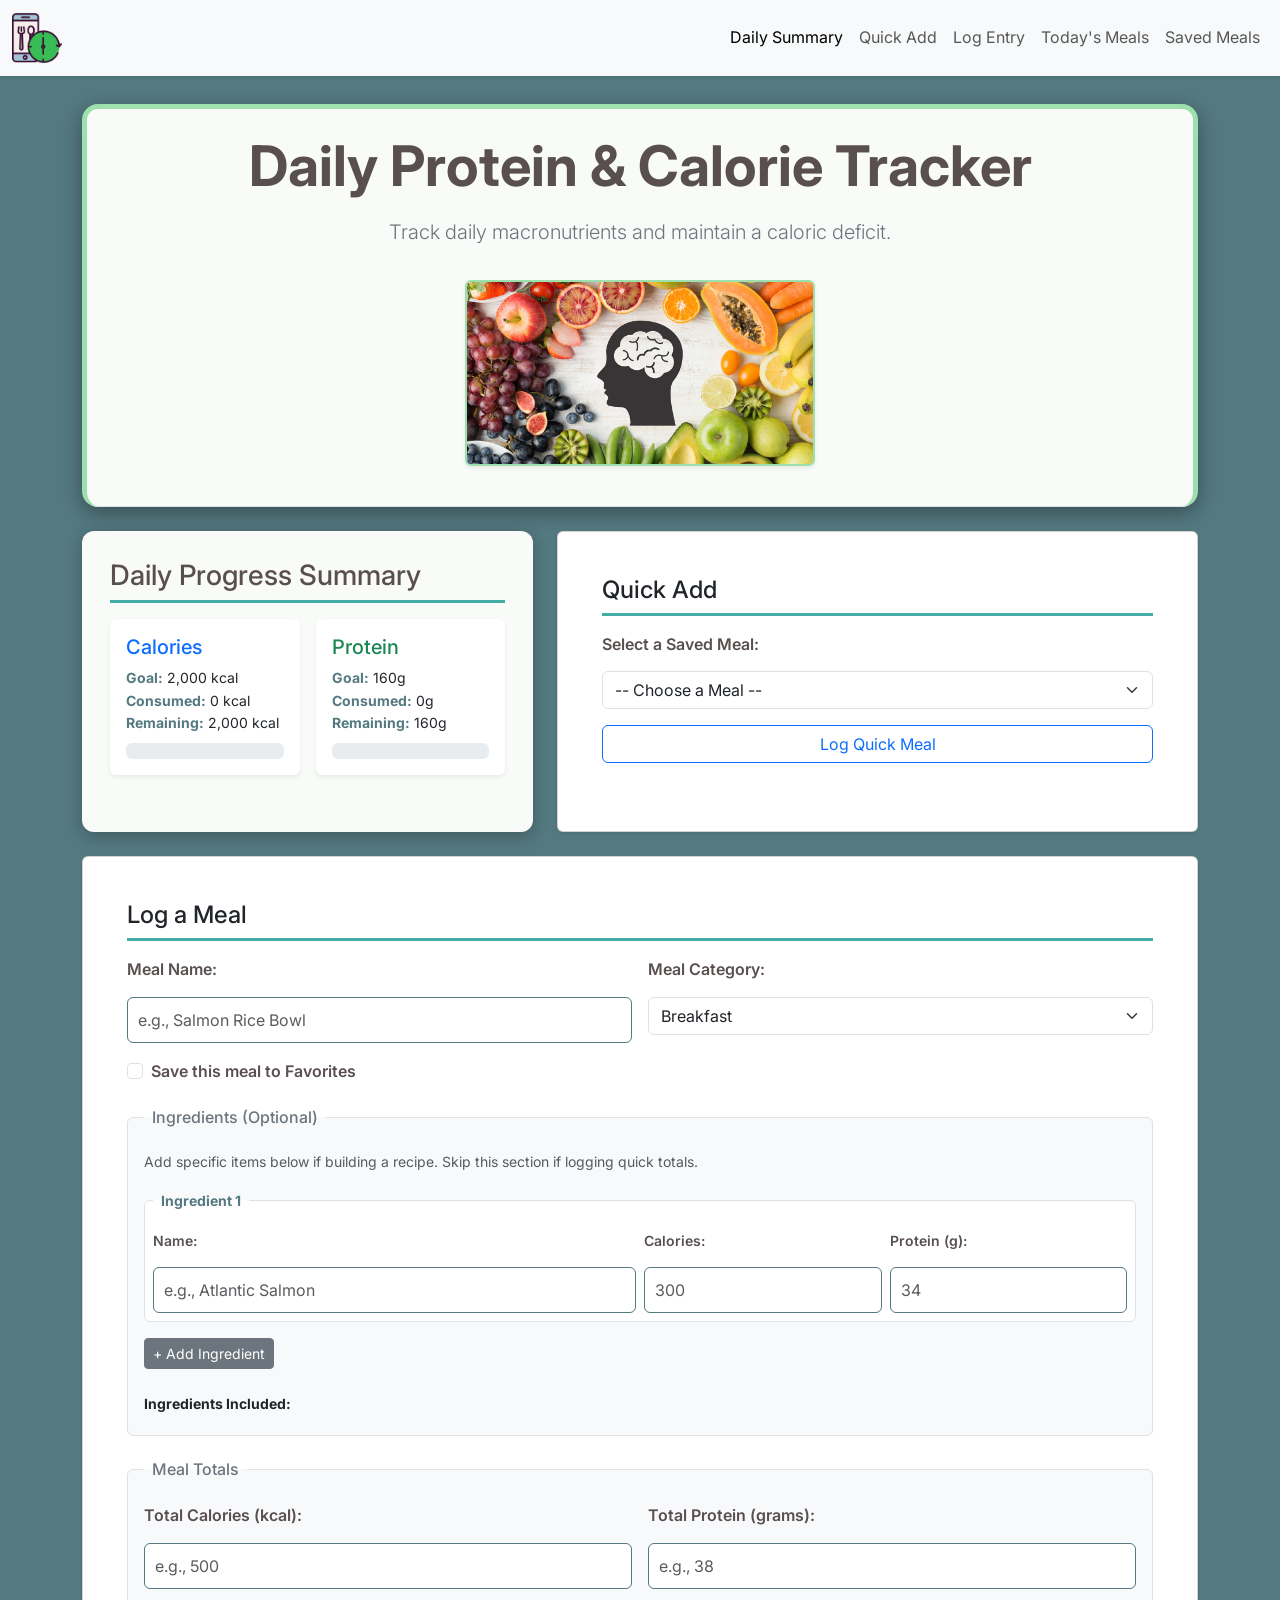
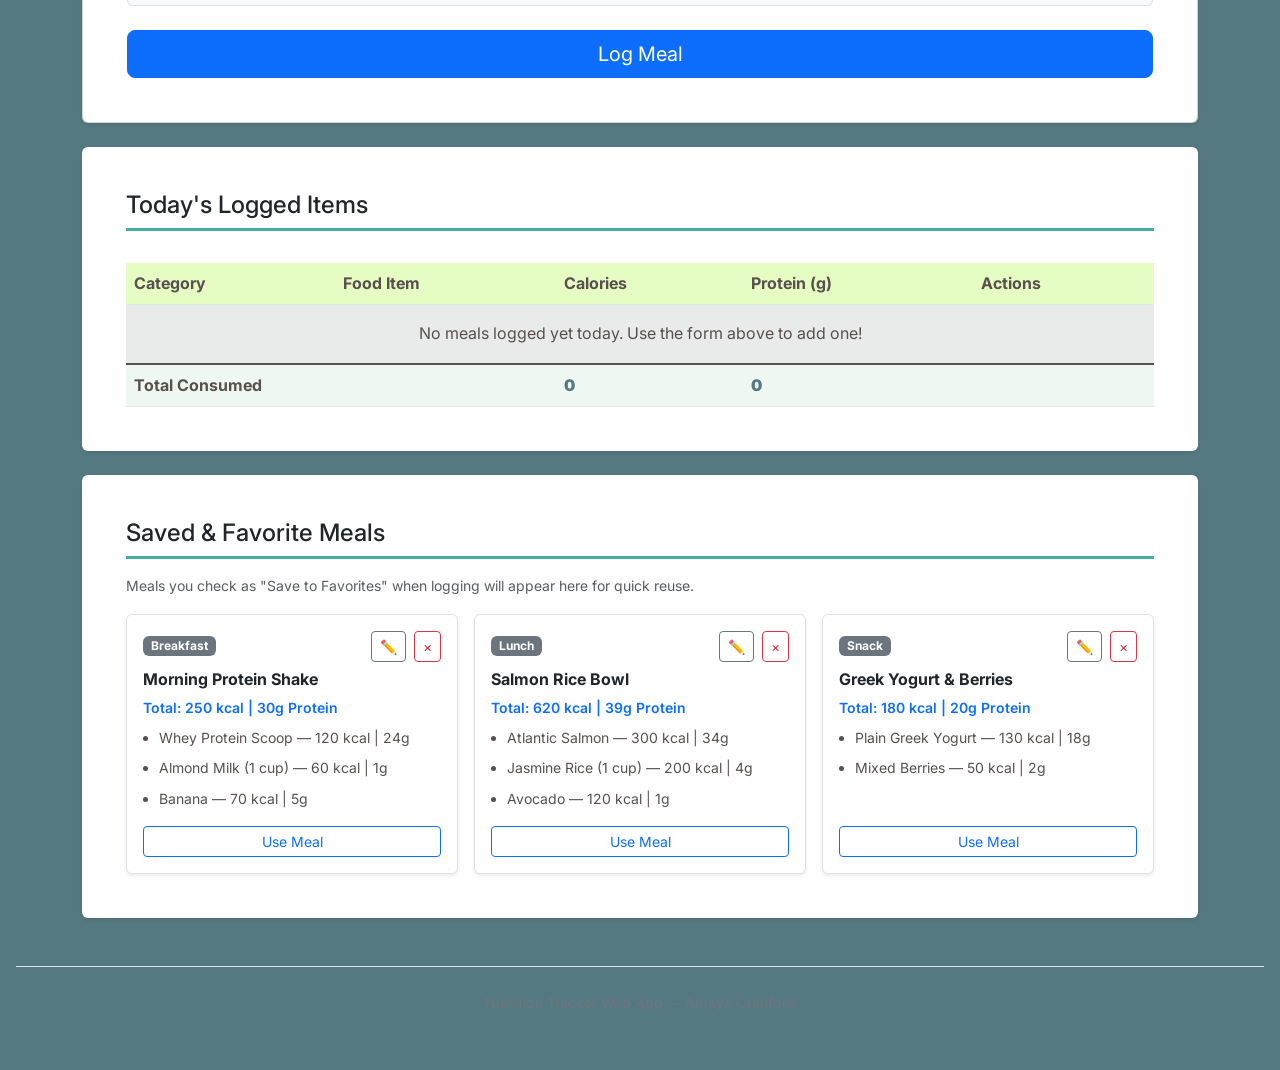
<file: index.html>
<!DOCTYPE html>
<html lang="en">
  <head>
    <meta charset="utf-8">
    <meta name="viewport" content="width=device-width, initial-scale=1">
    <meta name="description" content="A simple nutrition tracker to monitor daily protein and calorie intake.">
    <meta name="author" content="Amaya Cranford">
    <title>Nutrition Tracker</title>
    <!--
    AI Disclosure
    Tools: Gemini AI
    Purpose: Learned how to apply Bootstrap classes to my existing html tags. Helped me to find good bootstrap elements I should incorporate based on my original html.
    -->
    <!-- Bootstrap v5.3.8 -->
    <!-- LOAD BOOTSTRAP CSS - DO NOT DELETE -->
    <link href="https://cdn.jsdelivr.net/npm/bootstrap@5.3.8/dist/css/bootstrap.min.css" rel="stylesheet" integrity="sha384-sRIl4kxILFvY47J16cr9ZwB07vP4J8+LH7qKQnuqkuIAvNWLzeN8tE5YBujZqJLB" crossorigin="anonymous">
    <!-- END LOADING BOOTSTRAP CSS -->

    <!-- Custom styles - add your own CSS to this stylesheet -->
    <link href="styles/style.css" rel="stylesheet">
  </head>
  <body>

    <!-- NAVBAR -->
    <nav class="navbar navbar-expand-lg bg-body-tertiary mb-4 shadow-sm fixed-top">
      <div class="container-fluid">
        <a class="navbar-brand" href="#">
          <img src="images/LOGO.png" alt="Icon of phone with fork, spoon, and watch face" width="50" height="50">
        </a>
        <button class="navbar-toggler" type="button" data-bs-toggle="collapse" data-bs-target="#navbarNavAltMarkup" aria-controls="navbarNavAltMarkup" aria-expanded="false" aria-label="Toggle navigation">
          <span class="navbar-toggler-icon"></span>
        </button>
        <div class="collapse navbar-collapse justify-content-end" id="navbarNavAltMarkup">
          <div class="navbar-nav">
            <a class="nav-link active" aria-current="page" href="#summary">Daily Summary</a>
            <a class="nav-link" href="#quick-add-section">Quick Add</a>
            <a class="nav-link" href="#log-form">Log Entry</a>
            <a class="nav-link" href="#entries">Today's Meals</a>
            <a class="nav-link" href="#saved-meals-section">Saved Meals</a>
          </div>
        </div>
      </div>
    </nav>

    <!-- MAIN CONTAINER -->
    <main class="container my-4">

      <!-- HEADER -->
      <header class="text-center py-4 mb-4 border-bottom">
        <div class="container">
            <h1 class="display-4 fw-bold mb-3">Daily Protein &amp; Calorie Tracker</h1>
            <p class="lead text-secondary mb-4 d-none d-md-block">Track daily macronutrients and maintain a caloric deficit.</p>

            <div class="mb-3">
                <img src="images/nutrition.png" alt="Human head silhouette with brain cutout surrounded by various fruits and vegetables." class="img-fluid rounded shadow-sm" style="max-width: 350px;">
            </div>
        </div>
      </header>

      <div class="row g-4 mb-4">

        <div class="col-lg-5">
          <section id="summary" class="h-100">
            <h2 class="h3 mb-3">Daily Progress Summary</h2>
            <div class="row g-3">

              <!-- Calorie Tracker Card -->
              <div class="col-sm-6">
                <div class="card shadow-sm border-0 h-100">
                  <div class="card-body">
                    <h3 class="card-title h5 text-primary">Calories</h3>
                    <p class="mb-2 small"><strong>Goal:</strong> 2,000 kcal<br><strong>Consumed:</strong> <span id="calories-consumed">0</span> kcal<br><strong>Remaining:</strong> <span id="calories-remaining">550</span> kcal</p>

                    <!-- Progress Bar Component -->
                    <div class="progress" role="progressbar" aria-label="Calorie Progress" aria-valuenow="72.5" aria-valuemin="0" aria-valuemax="100">
                      <div class="progress-bar bg-primary" style="width: 72.5%">72.5%</div>
                    </div>
                  </div>
                </div>
              </div>

              <!-- Protein Tracker Card -->
              <div class="col-sm-6">
                <div class="card shadow-sm border-0 h-100">
                  <div class="card-body">
                    <h3 class="card-title h5 text-success">Protein</h3>
                    <p class="mb-2 small"><strong>Goal:</strong> 160g<br><strong>Consumed:</strong> <span id="protein-consumed">0</span>g<br><strong>Remaining:</strong> <span id="protein-remaining">40</span>g</p>

                    <!-- Progress Bar Component -->
                    <div class="progress" role="progressbar" aria-label="Protein Progress" aria-valuenow="75" aria-valuemin="0" aria-valuemax="100">
                      <div class="progress-bar bg-success" style="width: 0%">0%</div>
                    </div>
                  </div>
                </div>
              </div>

            </div>
          </section>
        </div>

        <!-- RIGHT COLUMN: QUICK ADD -->
        <div class="col-lg-7">
          <section id="quick-add-section" class="card shadow-sm h-100 d-flex flex-column justify-content-center">
            <div class="card-body">
              <h2 class="card-title h4 mb-3">Quick Add</h2>
              <form id="quick-add-form" action="#" method="post">
                <div class="mb-3">
                  <label for="quick-add" class="form-label">Select a Saved Meal:</label>
                  <select id="quick-add" name="quick_add" class="form-select">
                    <option value="">-- Choose a Meal --</option>
                    <option value="shake">Morning Protein Shake (250 kcal | 30g Protein)</option>
                    <option value="salmon-bowl">Salmon Rice Bowl (620 kcal | 39g Protein)</option>
                    <option value="yogurt">Greek Yogurt &amp; Berries (180 kcal | 20g Protein)</option>
                  </select>
                </div>
                <button type="submit" class="btn btn-outline-primary w-100">Log Quick Meal</button>
              </form>
            </div>
          </section>
        </div>

      </div> <!-- END TOP ROW -->

      <!-- LOG A MEAL FORM (FULL WIDTH BELOW TOP ROW) -->
      <section id="log-form" class="card shadow-sm  mb-4">
        <div class="card-body">
          <h2 class="card-title h4 mb-3">Log a Meal</h2>
          <form action="#" method="post">

            <!-- Basic Meal Details -->
            <div class="row g-3 mb-3">
              <div class="col-md-6">
                <label for="food-name" class="form-label">Meal Name:</label>
                <input type="text" id="food-name" name="food_name" class="form-control" placeholder="e.g., Salmon Rice Bowl" required>
              </div>
              <div class="col-md-6">
                <label for="meal-type" class="form-label">Meal Category:</label>
                <select id="meal-type" name="meal_type" class="form-select">
                  <option value="breakfast">Breakfast</option>
                  <option value="lunch">Lunch</option>
                  <option value="dinner">Dinner</option>
                  <option value="snack">Snack</option>
                </select>
              </div>
            </div>

            <div class="form-check mb-4">
              <input type="checkbox" id="favorite-meal" name="favorite_meal" value="yes" class="form-check-input">
              <label for="favorite-meal" class="form-check-label">Save this meal to Favorites</label>
            </div>

            <!-- Optional Ingredient Breakdown -->
            <fieldset class="border rounded p-3 mb-4 bg-light">
              <legend class="float-none w-auto px-2 h6 text-secondary">Ingredients (Optional)</legend>
              <p class="small text-muted mb-3">Add specific items below if building a recipe. Skip this section if logging quick totals.</p>

              <!-- Ingredient 1 -->
              <fieldset class="border rounded p-2 mb-3 bg-white ingredient-row">
                <legend class="float-none w-auto px-2 small fw-bold">Ingredient 1</legend>
                <div class="row g-2">
                  <div class="col-md-6">
                    <label for="ing-1-name" class="form-label small">Name:</label>
                    <input type="text" id="ing-1-name" name="ing_1_name" class="form-control form-control-sm" placeholder="e.g., Atlantic Salmon">
                  </div>
                  <div class="col-md-3">
                    <label for="ing-1-cals" class="form-label small">Calories:</label>
                    <input type="number" id="ing-1-cals" name="ing_1_cals" min="0" class="form-control form-control-sm" placeholder="300">
                  </div>
                  <div class="col-md-3">
                    <label for="ing-1-protein" class="form-label small">Protein (g):</label>
                    <input type="number" id="ing-1-protein" name="ing_1_protein" min="0" class="form-control form-control-sm" placeholder="34">
                  </div>
                </div>
              </fieldset>


              <button type="button" class="btn btn-sm btn-secondary mb-3">+ Add Ingredient</button>

              <div class="mt-2">
                <p class="small fw-bold mb-1">Ingredients Included:</p>
                <ul class="small text-muted mb-0">
                </ul>
              </div>
            </fieldset>

            <!-- Editable Totals -->
            <fieldset class="border rounded p-3 mb-3 bg-light">
              <legend class="float-none w-auto px-2 h6 text-secondary">Meal Totals</legend>
              <div class="row g-3">
                <div class="col-md-6">
                  <label for="calories" class="form-label">Total Calories (kcal):</label>
                  <input type="number" id="calories" name="calories" min="0" class="form-control" placeholder="e.g., 500" required>
                </div>
                <div class="col-md-6">
                  <label for="protein" class="form-label">Total Protein (grams):</label>
                  <input type="number" id="protein" name="protein" min="0" class="form-control" placeholder="e.g., 38" required>
                </div>
              </div>
            </fieldset>

            <button type="submit" class="btn btn-primary btn-lg w-100 mt-2">Log Meal</button>
          </form>
        </div>
      </section>

      <!-- FULL WIDTH TABLE SECTION -->
      <section id="entries" class="card shadow-sm border-0 mb-4">
        <div class="card-body">
          <h2 class="card-title h4 mb-3">Today's Logged Items</h2>
          <div class="table-responsive">
            <table class="table table-striped table-hover align-middle mb-0">
              <thead>
                <tr>
                  <th scope="col">Category</th>
                  <th scope="col">Food Item</th>
                  <th scope="col">Calories</th>
                  <th scope="col">Protein (g)</th>
                  <th scope="col">Actions</th>
                </tr>
              </thead>
              <tbody id="entries-table-body">
              </tbody>
              <tfoot class="table-group-divider">
                <tr>
                  <th scope="row" colspan="2">Total Consumed</th>
                  <td><strong><span id="calories-total">0</span></strong></td>
                  <td><strong><span id="protein-total">0</span></strong></td>
                  <td></td>
                </tr>
              </tfoot>
            </table>
          </div>
        </div>
      </section>
      <!-- SAVED / FAVORITE MEALS SECTION -->
      <section id="saved-meals-section" class="card shadow-sm border-0 mb-4">
        <div class="card-body">
          <h2 class="card-title h4 mb-3">Saved &amp; Favorite Meals</h2>
          <p class="text-muted small">Meals you check as "Save to Favorites" when logging will appear here for quick reuse.</p>
          <div id="saved-meals-container" class="row g-3">
            <!-- Dynamically populated by JavaScript -->
            <div class="col-12 text-muted small fst-italic">No saved meals yet. Check "Save this meal to Favorites" when logging a meal!</div>
          </div>
        </div>
      </section>

    </main>

    <!-- FOOTER -->
    <footer class="text-center py-4 text-secondary border-top mt-5">
      <div class="container">
        <p class="mb-0">Nutrition Tracker Web App &mdash; Amaya Cranford</p>
      </div>
    </footer>

    <!-- LOAD BOOTSTRAP JAVASCRIPT - DO NOT DELETE -->
    <script src="https://cdn.jsdelivr.net/npm/bootstrap@5.3.8/dist/js/bootstrap.bundle.min.js" integrity="sha384-FKyoEForCGlyvwx9Hj09JcYn3nv7wiPVlz7YYwJrWVcXK/BmnVDxM+D2scQbITxI" crossorigin="anonymous"></script>
    <script src="scripts/nutrition.js"></script>
    <!-- END LOADING BOOTSTRAP JAVASCRIPT -->

  </body>
</html>
</file>
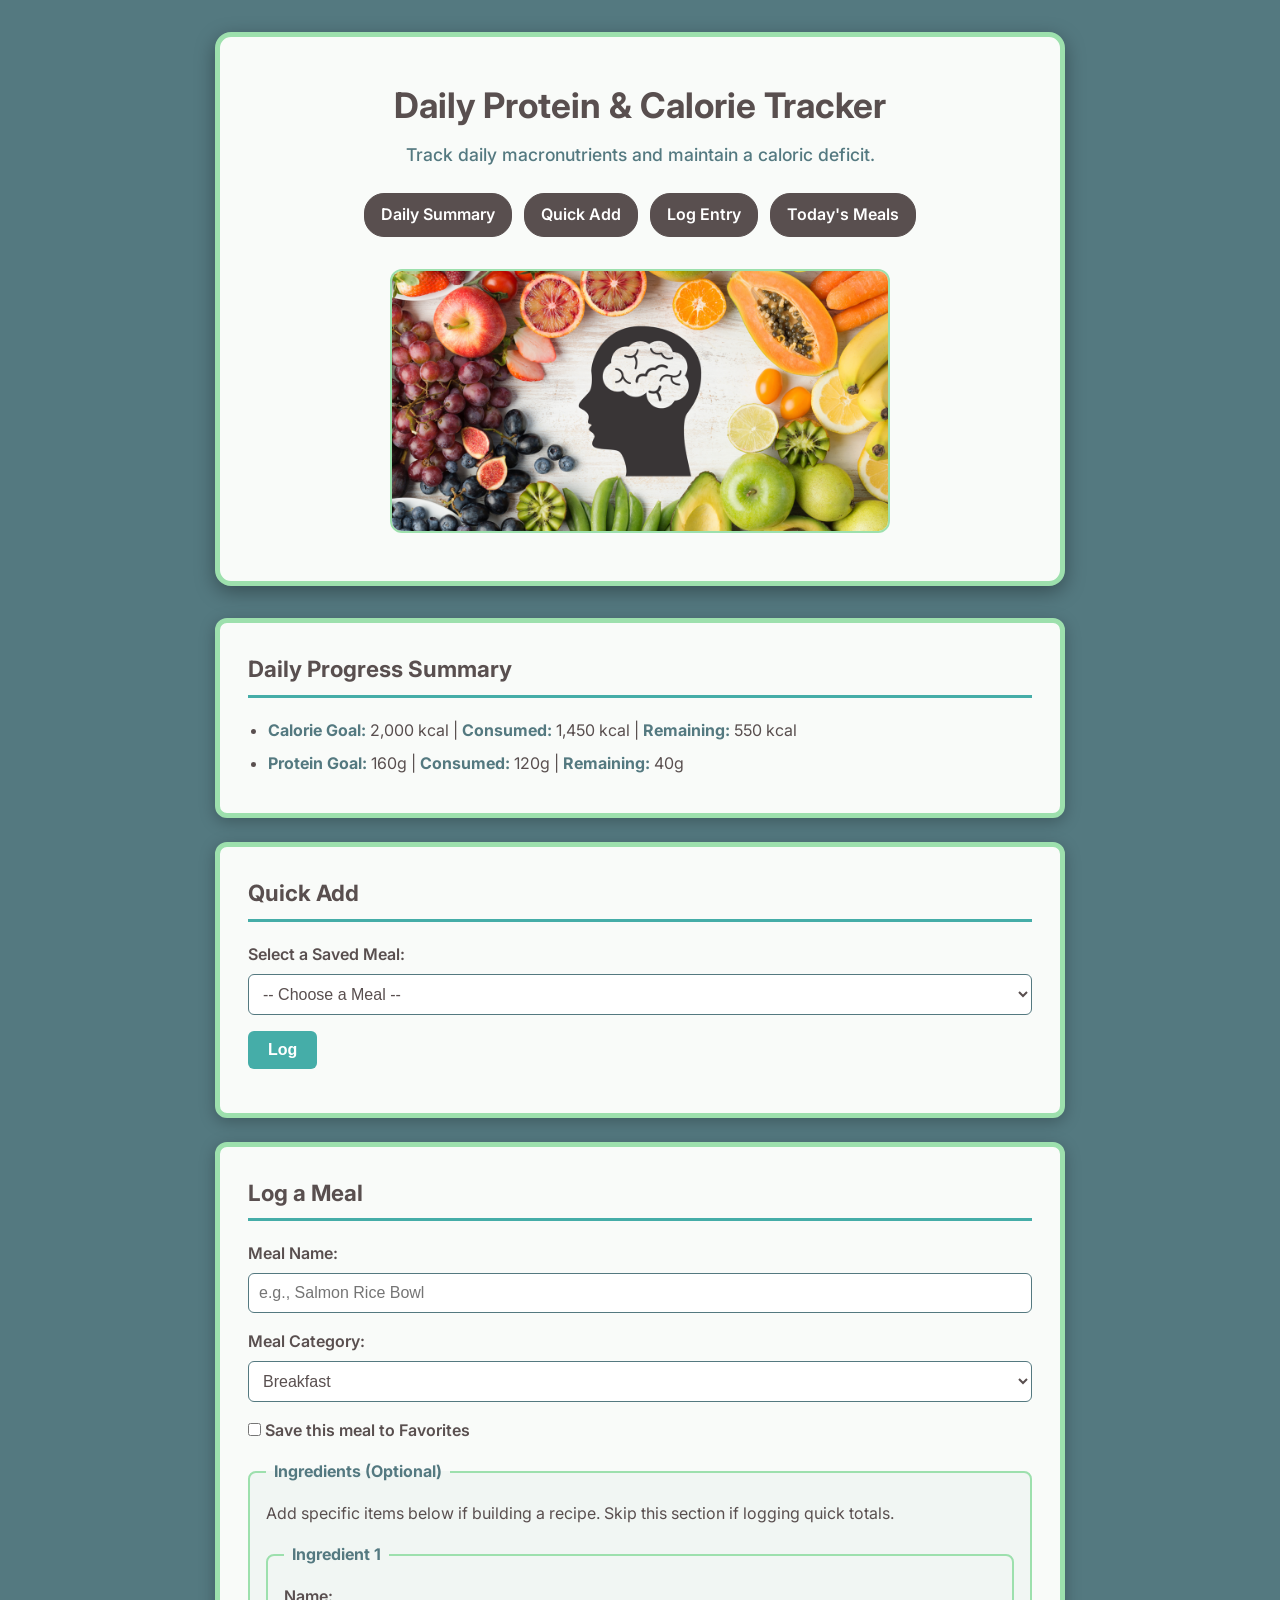
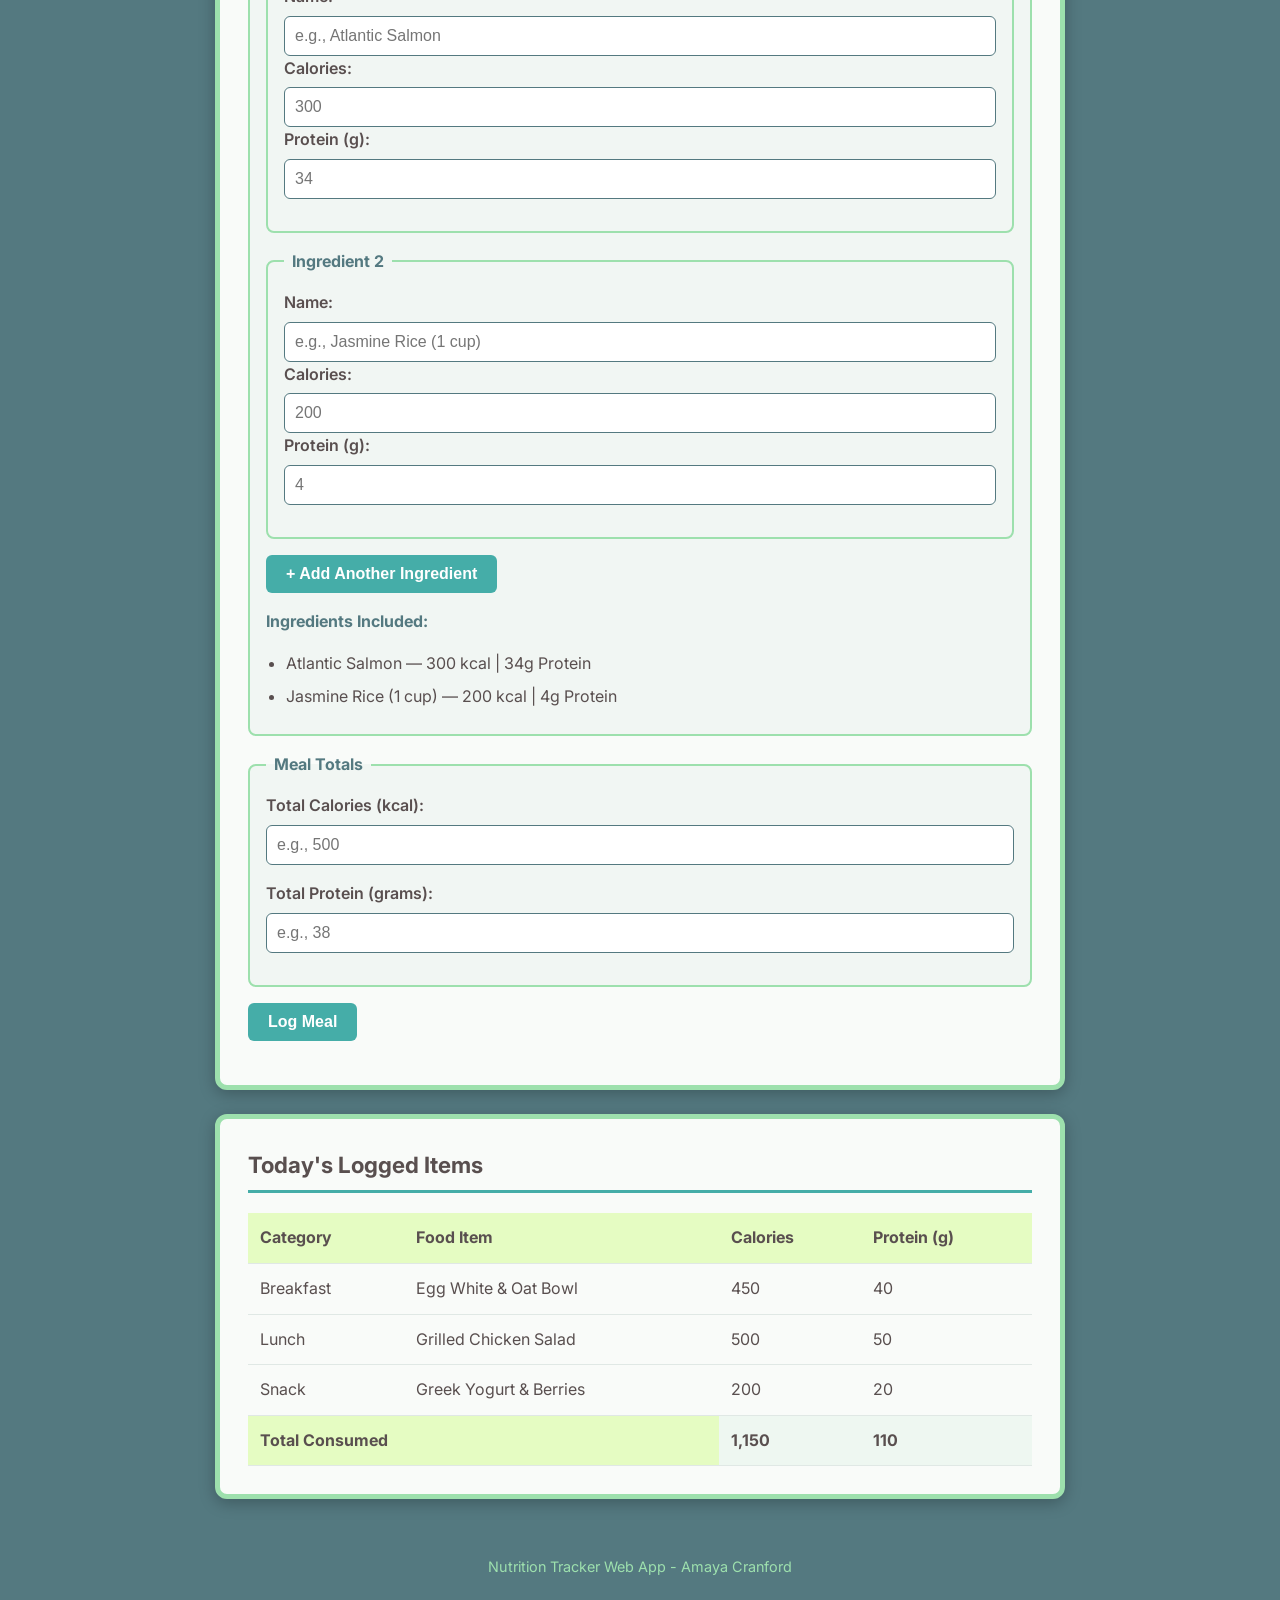
<file: project1.html>
<!DOCTYPE html>
<html lang="en">
<head>
    <meta charset="UTF-8">
    <meta name="viewport" content="width=device-width, initial-scale=1.0">
    <title>Nutrition Tracker</title>
    <link rel="stylesheet" href="styles/project2.css">
</head>
<body>

    <header>
        <h1>Daily Protein &amp; Calorie Tracker</h1>
        <p>Track daily macronutrients and maintain a caloric deficit.</p>
        <nav>
            <ul>
                <li><a href="#summary">Daily Summary</a></li>
                <li><a href="#quick-add-section">Quick Add</a></li>
                <li><a href="#log-form">Log Entry</a></li>
                <li><a href="#entries">Today's Meals</a></li>
            </ul>
        </nav>
        <img src="images/nutrition.png" alt="Human head silhouette with brain cutout surrounded by various fruits and vegetables." width ="500">
    </header>

    <main>
        <section id="summary">
            <h2>Daily Progress Summary</h2>
            <ul>
                <li><strong>Calorie Goal:</strong> 2,000 kcal | <strong>Consumed:</strong> 1,450 kcal | <strong>Remaining:</strong> 550 kcal</li>
                <li><strong>Protein Goal:</strong> 160g | <strong>Consumed:</strong> 120g | <strong>Remaining:</strong> 40g</li>
            </ul>
        </section>

        <section id="quick-add-section">
            <h2>Quick Add</h2>
            <form action="#" method="post">
                <p>
                    <label for="quick-add">Select a Saved Meal:</label><br>
                    <select id="quick-add" name="quick_add">
                        <option value="">-- Choose a Meal --</option>
                        <option value="shake">Morning Protein Shake (250 kcal | 30g Protein)</option>
                        <option value="salmon-bowl">Salmon Rice Bowl (620 kcal | 39g Protein)</option>
                        <option value="yogurt">Greek Yogurt &amp; Berries (180 kcal | 20g Protein)</option>
                    </select>
                </p>
                <p>
                    <button type="submit">Log</button>
                </p>
            </form>
        </section>

        <section id="log-form">
            <h2>Log a Meal</h2>
            <form action="#" method="post">

                <!-- Basic Meal Details -->
                <p>
                    <label for="food-name">Meal Name:</label><br>
                    <input type="text" id="food-name" name="food_name" placeholder="e.g., Salmon Rice Bowl" required>
                </p>

                <p>
                    <label for="meal-type">Meal Category:</label><br>
                    <select id="meal-type" name="meal_type">
                        <option value="breakfast">Breakfast</option>
                        <option value="lunch">Lunch</option>
                        <option value="dinner">Dinner</option>
                        <option value="snack">Snack</option>
                    </select>
                </p>

                <p>
                    <input type="checkbox" id="favorite-meal" name="favorite_meal" value="yes">
                    <label for="favorite-meal">Save this meal to Favorites</label>
                </p>

                <!-- Optional Ingredient Breakdown -->
                <fieldset>
                    <legend>Ingredients (Optional)</legend>
                    <p>Add specific items below if building a recipe. Skip this section if logging quick totals.</p>

                    <fieldset>
                        <legend>Ingredient 1</legend>
                        <p>
                            <label for="ing-1-name">Name:</label>
                            <input type="text" id="ing-1-name" name="ing_1_name" placeholder="e.g., Atlantic Salmon">

                            <label for="ing-1-cals">Calories:</label>
                            <input type="number" id="ing-1-cals" name="ing_1_cals" min="0" placeholder="300">

                            <label for="ing-1-protein">Protein (g):</label>
                            <input type="number" id="ing-1-protein" name="ing_1_protein" min="0" placeholder="34">
                        </p>
                    </fieldset>

                    <fieldset>
                        <legend>Ingredient 2</legend>
                        <p>
                            <label for="ing-2-name">Name:</label>
                            <input type="text" id="ing-2-name" name="ing_2_name" placeholder="e.g., Jasmine Rice (1 cup)">

                            <label for="ing-2-cals">Calories:</label>
                            <input type="number" id="ing-2-cals" name="ing_2_cals" min="0" placeholder="200">

                            <label for="ing-2-protein">Protein (g):</label>
                            <input type="number" id="ing-2-protein" name="ing_2_protein" min="0" placeholder="4">
                        </p>
                    </fieldset>

                    <p>
                        <button type="button">+ Add Another Ingredient</button>
                    </p>

                    <p><strong>Ingredients Included:</strong></p>
                    <ul>
                        <li>Atlantic Salmon — 300 kcal | 34g Protein</li>
                        <li>Jasmine Rice (1 cup) — 200 kcal | 4g Protein</li>
                    </ul>
                </fieldset>

                <!-- Editable Totals -->
                <fieldset>
                    <legend>Meal Totals</legend>

                    <p>
                        <label for="calories">Total Calories (kcal):</label><br>
                        <input type="number" id="calories" name="calories" min="0" placeholder="e.g., 500" required>
                    </p>

                    <p>
                        <label for="protein">Total Protein (grams):</label><br>
                        <input type="number" id="protein" name="protein" min="0" placeholder="e.g., 38" required>
                    </p>
                </fieldset>

                <p>
                    <button type="submit">Log Meal</button>
                </p>

            </form>
        </section>

        <section id="entries">
            <h2>Today's Logged Items</h2>
            <table>
                <thead>
                    <tr>
                        <th scope="col">Category</th>
                        <th scope="col">Food Item</th>
                        <th scope="col">Calories</th>
                        <th scope="col">Protein (g)</th>
                    </tr>
                </thead>
                <tbody>
                    <tr>
                        <td>Breakfast</td>
                        <td>Egg White &amp; Oat Bowl</td>
                        <td>450</td>
                        <td>40</td>
                    </tr>
                    <tr>
                        <td>Lunch</td>
                        <td>Grilled Chicken Salad</td>
                        <td>500</td>
                        <td>50</td>
                    </tr>
                    <tr>
                        <td>Snack</td>
                        <td>Greek Yogurt &amp; Berries</td>
                        <td>200</td>
                        <td>20</td>
                    </tr>
                </tbody>
                <tfoot>
                    <tr>
                        <th scope="row" colspan="2">Total Consumed</th>
                        <td>1,150</td>
                        <td>110</td>
                    </tr>
                </tfoot>
            </table>
        </section>
    </main>

    <footer>
        <p>Nutrition Tracker Web App - Amaya Cranford</p>
    </footer>

</body>
</html>
<!-- test commit -->
</file>
<file: styles/style.css>
/* ADD YOUR CUSTOM CSS TO THIS FILE BELOW */
/*
AI Disclosure
Tools-- Gemini AI, Magic Pattern Design (for color palette).
Purpose-- Discussed CSS layout ideas and structure for the Nutrition Tracker, especially with fonts and forms/fieldset.
*/
@import url('https://fonts.googleapis.com/css2?family=Inter:wght@400;500;600;700&display=swap');
:root {
    --color-dark: #594F4F;
    --color-slate: #547980;
    --color-teal: #45ADA8;
    --color-mint: #9DE0AD;
    --color-lime: #E5FCC2;
    --card-bg: #F9FBF9;

    --font-main: 'Inter', "Segoe UI", Roboto, sans-serif;
}
* {
    box-sizing: border-box;
    margin: 0;
    padding: 0;
}

body {
    font-family: var(--font-main);
    background-color: var(--color-slate);
    color: var(--color-dark);
    line-height: 1.6;
    padding: 2rem 1rem;
    padding-top: 80px;
}



/* ======== CARD STYLING ======== */
header {
    margin: 0 auto 2rem auto;
    padding: 2.5rem 2rem;
    background-color: var(--card-bg);
    border: 5px solid var(--color-mint);
    border-radius: 16px;
    text-align: center;
    box-shadow: 0 6px 20px rgba(0, 0, 0, 0.35);
}

header h1 {
    color: var(--color-dark);
    font-size: 2.2rem;
    margin-bottom: 0.5rem;
}

header p {
    color: var(--color-slate);
    font-size: 1.1rem;
    font-weight: 500;
    margin-bottom: 1.5rem;
}

/* ======== Navigation ======== */
nav ul {
    list-style: none;
    display: flex;
    flex-wrap: wrap;
    justify-content: center;
    gap: 12px;
    margin-bottom: 1.5rem;
}

nav a {
    display: inline-block;

}

nav a:hover,
nav a:focus {
    background-color: var(--color-teal);
    border-color: var(--color-teal);
    color: #FFFFFF;
}

/* ======== Image ========*/
header img {
    max-width: 100%;
    height: auto;
    border-radius: 12px;
    border: 2px solid var(--color-mint);
    margin-top: 0.5rem;
}

/* ======== Section ======== */
section {
    background-color: var(--card-bg);
    border-radius: 12px;
    padding: 1.75rem;
    margin-bottom: 1.5rem;
    box-shadow: 0 4px 16px rgba(0, 0, 0, 0.25);
}

h2 {
    color: var(--color-dark);
    font-size: 1.4rem;
    padding-bottom: 0.5rem;
    border-bottom: 3px solid var(--color-teal);
    margin-bottom: 1.25rem;
}

/* ======== Lists in Sections ======== */
section ul {
    padding-left: 1.25rem;
}

section li {
    margin-bottom: 0.5rem;
    color: var(--color-dark);
}

strong {
    color: var(--color-slate);
}

/* ======== forms & inputs ======== */
form p {
    margin-bottom: 1rem;
}

label {
    font-weight: 600;
    color: var(--color-dark);
}

input[type="text"],
input[type="number"],
select {
    width: 100%;
    padding: 10px;
    margin-top: 6px;
    background-color: #FFFFFF;
    border: 1px solid var(--color-slate);
    border-radius: 6px;
    font-size: 1rem;
    color: var(--color-dark);
}

input[type="text"]:focus,
input[type="number"]:focus,
select:focus {
    outline: 2px solid var(--color-teal);
    border-color: transparent;
}

fieldset {
    border: 2px solid var(--color-mint);
    border-radius: 8px;
    padding: 1rem;
    margin-bottom: 1rem;
    background-color: #F1F6F3;
}

legend {
    padding: 0 8px;
    font-weight: bold;
    color: var(--color-slate);
}

button {
    background-color: var(--color-teal);
    color: #FFFFFF;
    border: none;
    padding: 10px 20px;
    font-size: 1rem;
    font-weight: 600;
    border-radius: 6px;
    cursor: pointer;
    transition: background-color 0.2s ease;
}

button:hover,
button:focus {
    background-color: var(--color-dark);
    color: #FFFFFF;
}

/* ======== table styling ======== */
table {
    width: 100%;
    border-collapse: collapse;
    margin-top: 1rem;
}

th, td {
    padding: 12px;
    text-align: left;
    border-bottom: 1px solid #E0E8E5;
}

th {
    background-color: var(--color-lime);
    color: var(--color-dark);
    font-weight: 700;
}

td {
    color: var(--color-dark);
}

tfoot {
    background-color: #EEF7F1;
    font-weight: bold;
}

tfoot th, tfoot td {
    color: var(--color-dark);
}

/* ======== color overrides ======== */
.table thead th {
    background-color: var(--color-lime) !important;
    color: var(--color-dark) !important;
    font-weight: 700;
}

.table tbody tr {
    background-color: #FFFFFF !important;
}

.table-striped > tbody > tr:nth-of-type(odd) > * {
    background-color: #F4F8F6 !important;
    color: var(--color-dark) !important;
}

.table tfoot,
.table tfoot th,
.table tfoot td {
    background-color: #EEF7F1 !important;
    color: var(--color-dark) !important;
    font-weight: bold;
}

/* ======== footer ======== */
footer {
    text-align: center;
    padding: 2rem 0;
    color: var(--color-mint);
    font-size: 0.9rem;
}

/* ======== MOBILE RESPONSIVE STYLES (Screens 768px and down) ======== */
@media screen and (max-width: 768px) {
    body {
        padding: 1rem 0.5rem;
        padding-top: 60px;
    }

    header {
        padding: 1.5rem 1rem;
    }

    header h1 {
        font-size: 1.8rem;
    }

    section {
        padding: 1.25rem 1rem;
    }

    /* Make navigation buttons stack or space out nicely on mobile */
    nav ul {
        flex-direction: column;
        gap: 8px;
    }

    nav a {
        display: block;
        width: 100%;
        text-align: center;
    }

    /* Make form buttons full width for easier thumb tapping */
    button {
        width: 100%;
        padding: 12px;
    }

    /* Prevent tables from overflowing small screens */
    .table-responsive {
        width: 100%;
        overflow-x: auto;
        -webkit-overflow-scrolling: touch;
    }

    table {
        font-size: 0.9rem;
    }

    th, td {
        padding: 8px;
    }
}
</file>
<file: styles/project2.css>
/*
AI Disclosure
Tools-- Gemini AI, Magic Pattern Design (for color palette).
Purpose-- Discussed CSS layout ideas and structure for the Nutrition Tracker, especially with fonts and forms/fieldset.
*/
@import url('https://fonts.googleapis.com/css2?family=Inter:wght@400;500;600;700&display=swap');
:root {
    --color-dark: #594F4F;
    --color-slate: #547980;
    --color-teal: #45ADA8;
    --color-mint: #9DE0AD;
    --color-lime: #E5FCC2;
    --card-bg: #F9FBF9;

    --font-main: 'Inter', "Segoe UI", Roboto, sans-serif;
}
* {
    box-sizing: border-box;
    margin: 0;
    padding: 0;
}

body {
    font-family: var(--font-main);
    background-color: var(--color-slate);
    color: var(--color-dark);
    line-height: 1.6;
    padding: 2rem 1rem;
}

main {
    max-width: 850px;
    margin: 0 auto;
}

/* ======== CARD STYLING ======== */
header {
    max-width: 850px;
    margin: 0 auto 2rem auto;
    padding: 2.5rem 2rem;
    background-color: var(--card-bg);
    border: 5px solid var(--color-mint);
    border-radius: 16px;
    text-align: center;
    box-shadow: 0 6px 20px rgba(0, 0, 0, 0.35);
}

header h1 {
    color: var(--color-dark);
    font-size: 2.2rem;
    margin-bottom: 0.5rem;
}

header p {
    color: var(--color-slate);
    font-size: 1.1rem;
    font-weight: 500;
    margin-bottom: 1.5rem;
}

/* ======== Navigation ======== */
nav ul {
    list-style: none;
    display: flex;
    flex-wrap: wrap;
    justify-content: center;
    gap: 12px;
    margin-bottom: 1.5rem;
}

nav a {
    display: inline-block;
    padding: 8px 16px;
    background-color: var(--color-dark);
    color: #FFFFFF;
    text-decoration: none;
    font-weight: 600;
    border-radius: 20px;
    border: 1px solid var(--color-dark);
    transition: all 0.2s ease;
}

nav a:hover,
nav a:focus {
    background-color: var(--color-teal);
    border-color: var(--color-teal);
    color: #FFFFFF;
}

/* ======== Image ========*/
header img {
    max-width: 100%;
    height: auto;
    border-radius: 12px;
    border: 2px solid var(--color-mint);
    margin-top: 0.5rem;
}

/* ======== Section ======== */
section {
    background-color: var(--card-bg);
    border-radius: 12px;
    padding: 1.75rem;
    margin-bottom: 1.5rem;
    border: 5px solid var(--color-mint);
    box-shadow: 0 4px 16px rgba(0, 0, 0, 0.25);
}

h2 {
    color: var(--color-dark);
    font-size: 1.4rem;
    padding-bottom: 0.5rem;
    border-bottom: 3px solid var(--color-teal);
    margin-bottom: 1.25rem;
}

/* ======== Lists in Sections ======== */
section ul {
    padding-left: 1.25rem;
}

section li {
    margin-bottom: 0.5rem;
    color: var(--color-dark);
}

strong {
    color: var(--color-slate);
}

/* ======== forms & inputs ======== */
form p {
    margin-bottom: 1rem;
}

label {
    font-weight: 600;
    color: var(--color-dark);
}

input[type="text"],
input[type="number"],
select {
    width: 100%;
    padding: 10px;
    margin-top: 6px;
    background-color: #FFFFFF;
    border: 1px solid var(--color-slate);
    border-radius: 6px;
    font-size: 1rem;
    color: var(--color-dark);
}

input[type="text"]:focus,
input[type="number"]:focus,
select:focus {
    outline: 2px solid var(--color-teal);
    border-color: transparent;
}

fieldset {
    border: 2px solid var(--color-mint);
    border-radius: 8px;
    padding: 1rem;
    margin-bottom: 1rem;
    background-color: #F1F6F3;
}

legend {
    padding: 0 8px;
    font-weight: bold;
    color: var(--color-slate);
}

button {
    background-color: var(--color-teal);
    color: #FFFFFF;
    border: none;
    padding: 10px 20px;
    font-size: 1rem;
    font-weight: 600;
    border-radius: 6px;
    cursor: pointer;
    transition: background-color 0.2s ease;
}

button:hover,
button:focus {
    background-color: var(--color-dark);
    color: #FFFFFF;
}

/* ======== table styling ======== */
table {
    width: 100%;
    border-collapse: collapse;
    margin-top: 1rem;
}

th, td {
    padding: 12px;
    text-align: left;
    border-bottom: 1px solid #E0E8E5;
}

th {
    background-color: var(--color-lime);
    color: var(--color-dark);
    font-weight: 700;
}

td {
    color: var(--color-dark);
}

tfoot {
    background-color: #EEF7F1;
    font-weight: bold;
}

tfoot th, tfoot td {
    color: var(--color-dark);
}

/* ======== footer ======== */
footer {
    text-align: center;
    padding: 2rem 0;
    color: var(--color-mint);
    font-size: 0.9rem;
}
</file>
